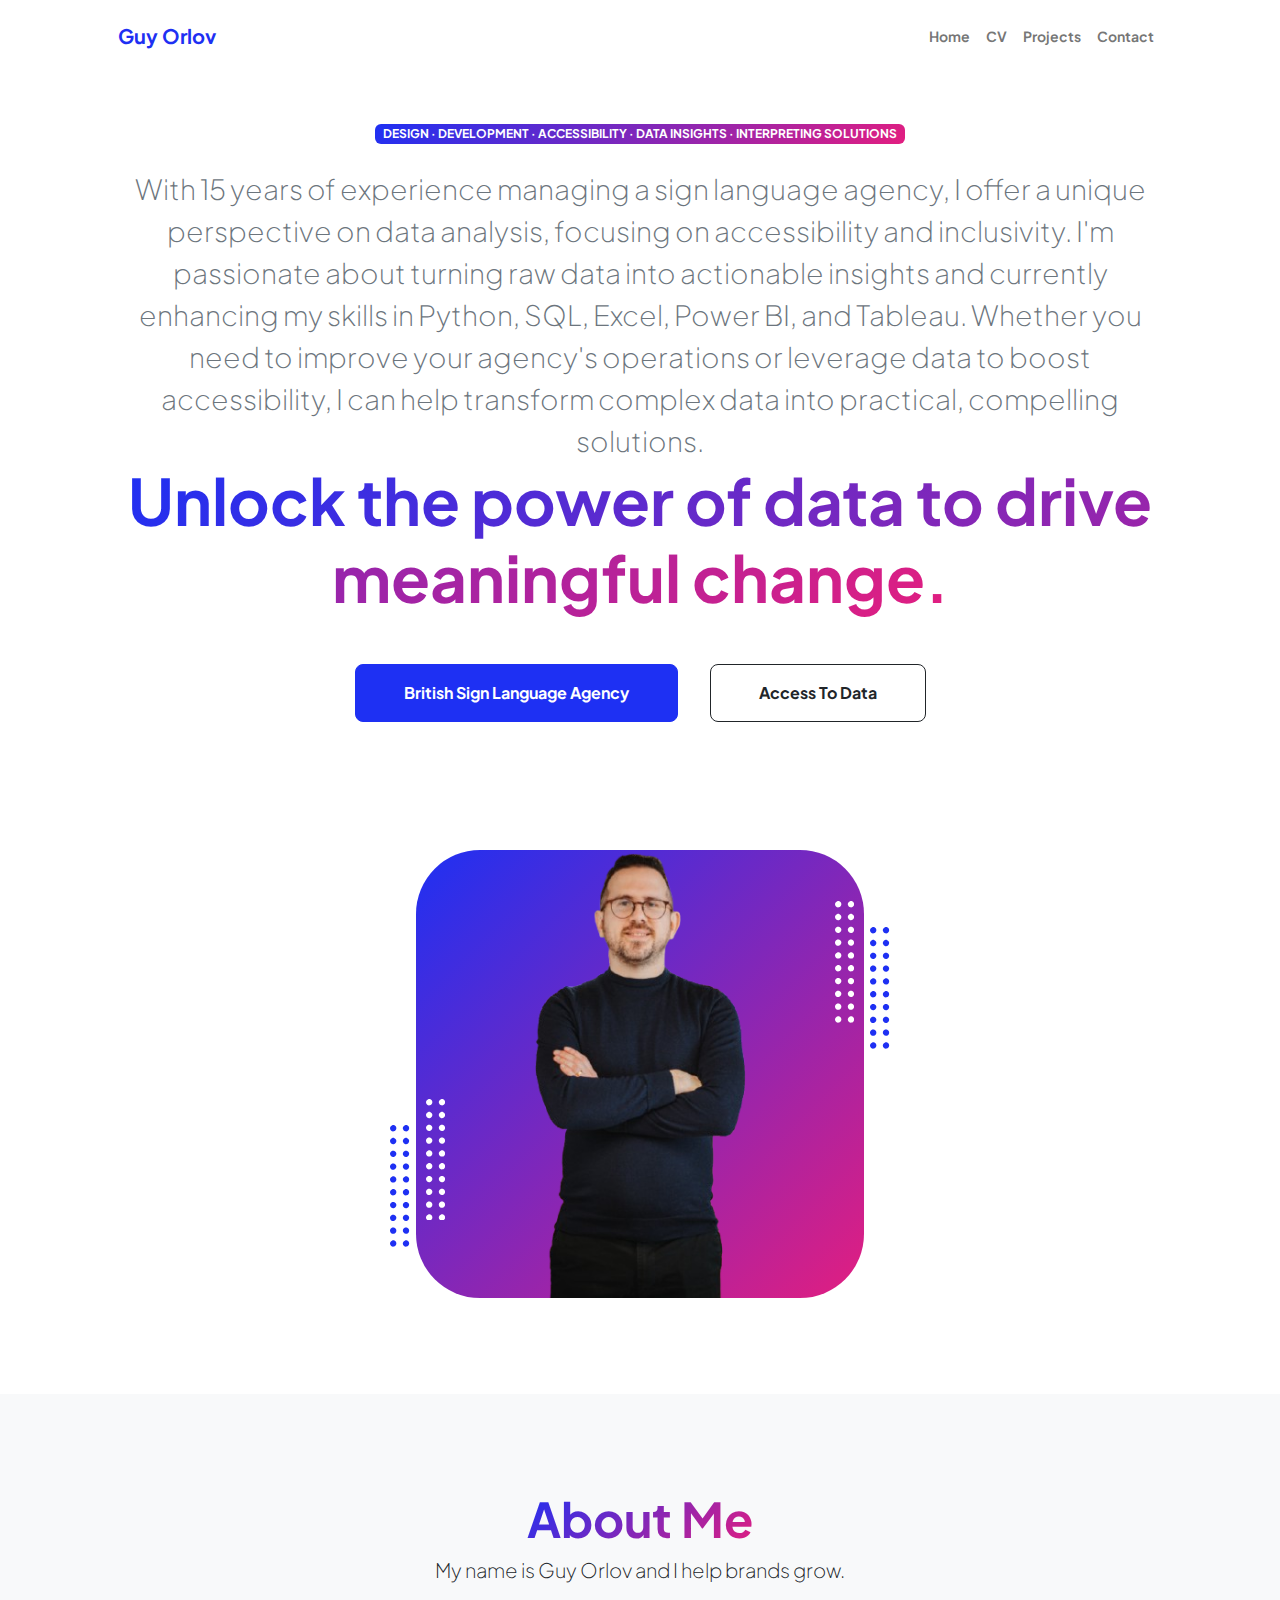
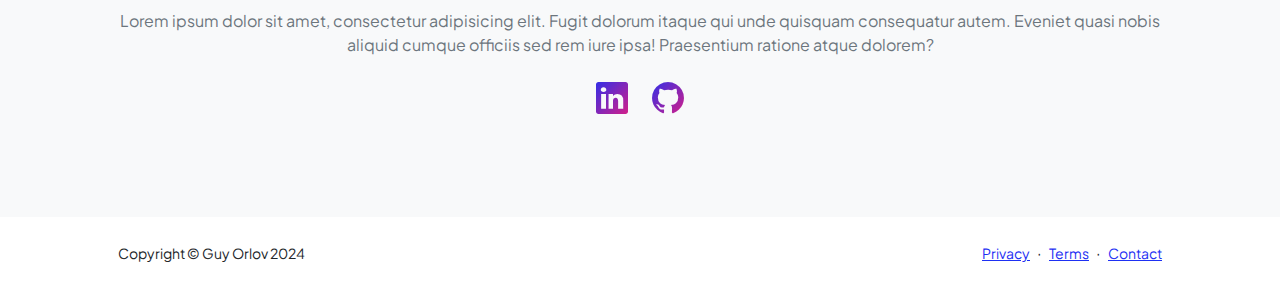
<file: index.html>
<!DOCTYPE html>
<html lang="en">
    <head>
        <meta charset="utf-8" />
        <meta name="viewport" content="width=device-width, initial-scale=1, shrink-to-fit=no" />
        <meta name="description" content="Guy Orlov" />
        <meta name="author" content="Guy Orlov" />
        <title>Guy Orlov</title>
        <!-- Favicon-->
        <link rel="icon" type="image/x-icon" href="assets/favicon.ico" />
        <!-- Custom Google font-->
        <link rel="preconnect" href="https://fonts.googleapis.com" />
        <link rel="preconnect" href="https://fonts.gstatic.com" crossorigin />
        <link href="https://fonts.googleapis.com/css2?family=Plus+Jakarta+Sans:wght@100;200;300;400;500;600;700;800;900&amp;display=swap" rel="stylesheet" />
        <!-- Bootstrap icons-->
        <link href="https://cdn.jsdelivr.net/npm/bootstrap-icons@1.8.1/font/bootstrap-icons.css" rel="stylesheet" />
        <!-- Core theme CSS (includes Bootstrap)-->
        <link href="css/styles.css" rel="stylesheet" />
    </head>
    <body class="d-flex flex-column h-100">
        <main class="flex-shrink-0">
            <!-- Navigation-->
            <nav class="navbar navbar-expand-lg navbar-light bg-white py-3">
                <div class="container px-5">
                    <a class="navbar-brand" href="index.html"><span class="fw-bolder text-primary">Guy Orlov</span></a>
                    <button class="navbar-toggler" type="button" data-bs-toggle="collapse" data-bs-target="#navbarSupportedContent" aria-controls="navbarSupportedContent" aria-expanded="false" aria-label="Toggle navigation"><span class="navbar-toggler-icon"></span></button>
                    <div class="collapse navbar-collapse" id="navbarSupportedContent">
                        <ul class="navbar-nav ms-auto mb-2 mb-lg-0 small fw-bolder">
                            <li class="nav-item"><a class="nav-link" href="index.html">Home</a></li>
                            <li class="nav-item"><a class="nav-link" href="resume.html">CV</a></li>
                            <li class="nav-item"><a class="nav-link" href="projects.html">Projects</a></li>
                            <li class="nav-item"><a class="nav-link" href="contact.html">Contact</a></li>
                        </ul>
                    </div>
                </div>
            </nav>
            <!-- Header-->
            <header class="py-5">
                <div class="container px-5 pb-5">
                    <div class="row gx-5 align-items-center">
                        <div class="col-xxl-5">
                            <!-- Header text content-->
                            <div class="text-center text-xxl-start">
                                                        <div class="badge bg-gradient-primary-to-secondary text-white mb-4">
                          <div class="text-uppercase">Design &middot; Development &middot; Accessibility &middot; Data Insights &middot; Interpreting Solutions</div>
                        </div>

                                <div class="fs-3 fw-light text-muted">With 15 years of experience managing a sign language agency, I offer a unique perspective on data analysis, focusing on accessibility and inclusivity. I'm passionate about turning raw data into actionable insights and currently enhancing my skills in Python, SQL, Excel, Power BI, and Tableau. Whether you need to improve your agency's operations or leverage data to boost accessibility, I can help transform complex data into practical, compelling solutions.</div>
                                <h1 class="display-3 fw-bolder mb-5"><span class="text-gradient d-inline">Unlock the power of data to drive meaningful change.</span></h1>
                                <div class="d-grid gap-3 d-sm-flex justify-content-sm-center justify-content-xxl-start mb-3">
                                    <a class="btn btn-primary btn-lg px-5 py-3 me-sm-3 fs-6 fw-bolder" href="resume.html">British Sign Language Agency</a>
                                    <a class="btn btn-outline-dark btn-lg px-5 py-3 fs-6 fw-bolder" href="projects.html">Access To Data</a>
                                </div>
                            </div>
                        </div>
                        <div class="col-xxl-7">
                            <!-- Header profile picture-->
                            <div class="d-flex justify-content-center mt-5 mt-xxl-0">
                                <div class="profile bg-gradient-primary-to-secondary">
                                    <!-- TIP: For best results, use a photo with a transparent background like the demo example below-->
                                    <!-- Watch a tutorial on how to do this on YouTube (link)-->
                                    <img class="profile-img" src="assets/profile2.png" alt="..." />
                                    <div class="dots-1">
                                        <!-- SVG Dots-->
                                        <svg version="1.1" xmlns="http://www.w3.org/2000/svg" xmlns:xlink="http://www.w3.org/1999/xlink" x="0px" y="0px" viewBox="0 0 191.6 1215.4" style="enable-background: new 0 0 191.6 1215.4" xml:space="preserve">
                                            <g transform="translate(0.000000,1280.000000) scale(0.100000,-0.100000)">
                                                <path d="M227.7,12788.6c-105-35-200-141-222-248c-43-206,163-412,369-369c155,32,275,190,260,339c-11,105-90,213-190,262        C383.7,12801.6,289.7,12808.6,227.7,12788.6z"></path>
                                                <path d="M1507.7,12788.6c-151-50-253-216-222-362c25-119,136-230,254-255c194-41,395,142,375,339c-11,105-90,213-190,262        C1663.7,12801.6,1569.7,12808.6,1507.7,12788.6z"></path>
                                                <path d="M227.7,11508.6c-105-35-200-141-222-248c-43-206,163-412,369-369c155,32,275,190,260,339c-11,105-90,213-190,262        C383.7,11521.6,289.7,11528.6,227.7,11508.6z"></path>
                                                <path d="M1507.7,11508.6c-151-50-253-216-222-362c25-119,136-230,254-255c194-41,395,142,375,339c-11,105-90,213-190,262        C1663.7,11521.6,1569.7,11528.6,1507.7,11508.6z"></path>
                                                <path d="M227.7,10228.6c-105-35-200-141-222-248c-43-206,163-412,369-369c155,32,275,190,260,339c-11,105-90,213-190,262        C383.7,10241.6,289.7,10248.6,227.7,10228.6z"></path>
                                                <path d="M1507.7,10228.6c-105-35-200-141-222-248c-43-206,163-412,369-369c155,32,275,190,260,339c-11,105-90,213-190,262        C1663.7,10241.6,1569.7,10248.6,1507.7,10228.6z"></path>
                                                <path d="M227.7,8948.6c-105-35-200-141-222-248c-43-206,163-412,369-369c155,32,275,190,260,339c-11,105-90,213-190,262        C383.7,8961.6,289.7,8968.6,227.7,8948.6z"></path>
                                                <path d="M1507.7,8948.6c-105-35-200-141-222-248c-43-206,163-412,369-369c155,32,275,190,260,339c-11,105-90,213-190,262        C1663.7,8961.6,1569.7,8968.6,1507.7,8948.6z"></path>
                                                <path d="M227.7,7668.6c-105-35-200-141-222-248c-43-206,163-412,369-369c155,32,275,190,260,339c-11,105-90,213-190,262        C383.7,7681.6,289.7,7688.6,227.7,7668.6z"></path>
                                                <path d="M1507.7,7668.6c-105-35-200-141-222-248c-43-206,163-412,369-369c155,32,275,190,260,339c-11,105-90,213-190,262        C1663.7,7681.6,1569.7,7688.6,1507.7,7668.6z"></path>
                                                <path d="M227.7,6388.6c-105-35-200-141-222-248c-43-206,163-412,369-369c155,32,275,190,260,339c-11,105-90,213-190,262        C383.7,6401.6,289.7,6408.6,227.7,6388.6z"></path>
                                                <path d="M1507.7,6388.6c-105-35-200-141-222-248c-43-206,163-412,369-369c155,32,275,190,260,339c-11,105-90,213-190,262        C1663.7,6401.6,1569.7,6408.6,1507.7,6388.6z"></path>
                                                <path d="M227.7,5108.6c-105-35-200-141-222-248c-43-206,163-412,369-369c155,32,275,190,260,339c-11,105-90,213-190,262        C383.7,5121.6,289.7,5128.6,227.7,5108.6z"></path>
                                                <path d="M1507.7,5108.6c-105-35-200-141-222-248c-43-206,163-412,369-369c155,32,275,190,260,339c-11,105-90,213-190,262        C1663.7,5121.6,1569.7,5128.6,1507.7,5108.6z"></path>
                                                <path d="M227.7,3828.6c-105-35-200-141-222-248c-43-206,163-412,369-369c155,32,275,190,260,339c-11,105-90,213-190,262        C383.7,3841.6,289.7,3848.6,227.7,3828.6z"></path>
                                                <path d="M1507.7,3828.6c-105-35-200-141-222-248c-43-206,163-412,369-369c155,32,275,190,260,339c-11,105-90,213-190,262        C1663.7,3841.6,1569.7,3848.6,1507.7,3828.6z"></path>
                                                <path d="M227.7,2548.6c-105-35-200-141-222-248c-43-206,163-412,369-369c155,32,275,190,260,339c-11,105-90,213-190,262        C383.7,2561.6,289.7,2568.6,227.7,2548.6z"></path>
                                                <path d="M1507.7,2548.6c-105-35-200-141-222-248c-43-206,163-412,369-369c155,32,275,190,260,339c-11,105-90,213-190,262        C1663.7,2561.6,1569.7,2568.6,1507.7,2548.6z"></path>
                                                <path d="M227.7,1268.6c-105-35-200-141-222-248c-43-206,163-412,369-369c155,32,275,190,260,339c-11,105-90,213-190,262        C383.7,1281.6,289.7,1288.6,227.7,1268.6z"></path>
                                                <path d="M1507.7,1268.6c-105-35-200-141-222-248c-43-206,163-412,369-369c155,32,275,190,260,339c-11,105-90,213-190,262        C1663.7,1281.6,1569.7,1288.6,1507.7,1268.6z"></path>
                                            </g>
                                        </svg>
                                        <!-- END of SVG dots-->
                                    </div>
                                    <div class="dots-2">
                                        <!-- SVG Dots-->
                                        <svg version="1.1" xmlns="http://www.w3.org/2000/svg" xmlns:xlink="http://www.w3.org/1999/xlink" x="0px" y="0px" viewBox="0 0 191.6 1215.4" style="enable-background: new 0 0 191.6 1215.4" xml:space="preserve">
                                            <g transform="translate(0.000000,1280.000000) scale(0.100000,-0.100000)">
                                                <path d="M227.7,12788.6c-105-35-200-141-222-248c-43-206,163-412,369-369c155,32,275,190,260,339c-11,105-90,213-190,262        C383.7,12801.6,289.7,12808.6,227.7,12788.6z"></path>
                                                <path d="M1507.7,12788.6c-151-50-253-216-222-362c25-119,136-230,254-255c194-41,395,142,375,339c-11,105-90,213-190,262        C1663.7,12801.6,1569.7,12808.6,1507.7,12788.6z"></path>
                                                <path d="M227.7,11508.6c-105-35-200-141-222-248c-43-206,163-412,369-369c155,32,275,190,260,339c-11,105-90,213-190,262        C383.7,11521.6,289.7,11528.6,227.7,11508.6z"></path>
                                                <path d="M1507.7,11508.6c-151-50-253-216-222-362c25-119,136-230,254-255c194-41,395,142,375,339c-11,105-90,213-190,262        C1663.7,11521.6,1569.7,11528.6,1507.7,11508.6z"></path>
                                                <path d="M227.7,10228.6c-105-35-200-141-222-248c-43-206,163-412,369-369c155,32,275,190,260,339c-11,105-90,213-190,262        C383.7,10241.6,289.7,10248.6,227.7,10228.6z"></path>
                                                <path d="M1507.7,10228.6c-105-35-200-141-222-248c-43-206,163-412,369-369c155,32,275,190,260,339c-11,105-90,213-190,262        C1663.7,10241.6,1569.7,10248.6,1507.7,10228.6z"></path>
                                                <path d="M227.7,8948.6c-105-35-200-141-222-248c-43-206,163-412,369-369c155,32,275,190,260,339c-11,105-90,213-190,262        C383.7,8961.6,289.7,8968.6,227.7,8948.6z"></path>
                                                <path d="M1507.7,8948.6c-105-35-200-141-222-248c-43-206,163-412,369-369c155,32,275,190,260,339c-11,105-90,213-190,262        C1663.7,8961.6,1569.7,8968.6,1507.7,8948.6z"></path>
                                                <path d="M227.7,7668.6c-105-35-200-141-222-248c-43-206,163-412,369-369c155,32,275,190,260,339c-11,105-90,213-190,262        C383.7,7681.6,289.7,7688.6,227.7,7668.6z"></path>
                                                <path d="M1507.7,7668.6c-105-35-200-141-222-248c-43-206,163-412,369-369c155,32,275,190,260,339c-11,105-90,213-190,262        C1663.7,7681.6,1569.7,7688.6,1507.7,7668.6z"></path>
                                                <path d="M227.7,6388.6c-105-35-200-141-222-248c-43-206,163-412,369-369c155,32,275,190,260,339c-11,105-90,213-190,262        C383.7,6401.6,289.7,6408.6,227.7,6388.6z"></path>
                                                <path d="M1507.7,6388.6c-105-35-200-141-222-248c-43-206,163-412,369-369c155,32,275,190,260,339c-11,105-90,213-190,262        C1663.7,6401.6,1569.7,6408.6,1507.7,6388.6z"></path>
                                                <path d="M227.7,5108.6c-105-35-200-141-222-248c-43-206,163-412,369-369c155,32,275,190,260,339c-11,105-90,213-190,262        C383.7,5121.6,289.7,5128.6,227.7,5108.6z"></path>
                                                <path d="M1507.7,5108.6c-105-35-200-141-222-248c-43-206,163-412,369-369c155,32,275,190,260,339c-11,105-90,213-190,262        C1663.7,5121.6,1569.7,5128.6,1507.7,5108.6z"></path>
                                                <path d="M227.7,3828.6c-105-35-200-141-222-248c-43-206,163-412,369-369c155,32,275,190,260,339c-11,105-90,213-190,262        C383.7,3841.6,289.7,3848.6,227.7,3828.6z"></path>
                                                <path d="M1507.7,3828.6c-105-35-200-141-222-248c-43-206,163-412,369-369c155,32,275,190,260,339c-11,105-90,213-190,262        C1663.7,3841.6,1569.7,3848.6,1507.7,3828.6z"></path>
                                                <path d="M227.7,2548.6c-105-35-200-141-222-248c-43-206,163-412,369-369c155,32,275,190,260,339c-11,105-90,213-190,262        C383.7,2561.6,289.7,2568.6,227.7,2548.6z"></path>
                                                <path d="M1507.7,2548.6c-105-35-200-141-222-248c-43-206,163-412,369-369c155,32,275,190,260,339c-11,105-90,213-190,262        C1663.7,2561.6,1569.7,2568.6,1507.7,2548.6z"></path>
                                                <path d="M227.7,1268.6c-105-35-200-141-222-248c-43-206,163-412,369-369c155,32,275,190,260,339c-11,105-90,213-190,262        C383.7,1281.6,289.7,1288.6,227.7,1268.6z"></path>
                                                <path d="M1507.7,1268.6c-105-35-200-141-222-248c-43-206,163-412,369-369c155,32,275,190,260,339c-11,105-90,213-190,262        C1663.7,1281.6,1569.7,1288.6,1507.7,1268.6z"></path>
                                            </g>
                                        </svg>
                                        <!-- END of SVG dots-->
                                    </div>
                                    <div class="dots-3">
                                        <!-- SVG Dots-->
                                        <svg version="1.1" xmlns="http://www.w3.org/2000/svg" xmlns:xlink="http://www.w3.org/1999/xlink" x="0px" y="0px" viewBox="0 0 191.6 1215.4" style="enable-background: new 0 0 191.6 1215.4" xml:space="preserve">
                                            <g transform="translate(0.000000,1280.000000) scale(0.100000,-0.100000)">
                                                <path d="M227.7,12788.6c-105-35-200-141-222-248c-43-206,163-412,369-369c155,32,275,190,260,339c-11,105-90,213-190,262        C383.7,12801.6,289.7,12808.6,227.7,12788.6z"></path>
                                                <path d="M1507.7,12788.6c-151-50-253-216-222-362c25-119,136-230,254-255c194-41,395,142,375,339c-11,105-90,213-190,262        C1663.7,12801.6,1569.7,12808.6,1507.7,12788.6z"></path>
                                                <path d="M227.7,11508.6c-105-35-200-141-222-248c-43-206,163-412,369-369c155,32,275,190,260,339c-11,105-90,213-190,262        C383.7,11521.6,289.7,11528.6,227.7,11508.6z"></path>
                                                <path d="M1507.7,11508.6c-151-50-253-216-222-362c25-119,136-230,254-255c194-41,395,142,375,339c-11,105-90,213-190,262        C1663.7,11521.6,1569.7,11528.6,1507.7,11508.6z"></path>
                                                <path d="M227.7,10228.6c-105-35-200-141-222-248c-43-206,163-412,369-369c155,32,275,190,260,339c-11,105-90,213-190,262        C383.7,10241.6,289.7,10248.6,227.7,10228.6z"></path>
                                                <path d="M1507.7,10228.6c-105-35-200-141-222-248c-43-206,163-412,369-369c155,32,275,190,260,339c-11,105-90,213-190,262        C1663.7,10241.6,1569.7,10248.6,1507.7,10228.6z"></path>
                                                <path d="M227.7,8948.6c-105-35-200-141-222-248c-43-206,163-412,369-369c155,32,275,190,260,339c-11,105-90,213-190,262        C383.7,8961.6,289.7,8968.6,227.7,8948.6z"></path>
                                                <path d="M1507.7,8948.6c-105-35-200-141-222-248c-43-206,163-412,369-369c155,32,275,190,260,339c-11,105-90,213-190,262        C1663.7,8961.6,1569.7,8968.6,1507.7,8948.6z"></path>
                                                <path d="M227.7,7668.6c-105-35-200-141-222-248c-43-206,163-412,369-369c155,32,275,190,260,339c-11,105-90,213-190,262        C383.7,7681.6,289.7,7688.6,227.7,7668.6z"></path>
                                                <path d="M1507.7,7668.6c-105-35-200-141-222-248c-43-206,163-412,369-369c155,32,275,190,260,339c-11,105-90,213-190,262        C1663.7,7681.6,1569.7,7688.6,1507.7,7668.6z"></path>
                                                <path d="M227.7,6388.6c-105-35-200-141-222-248c-43-206,163-412,369-369c155,32,275,190,260,339c-11,105-90,213-190,262        C383.7,6401.6,289.7,6408.6,227.7,6388.6z"></path>
                                                <path d="M1507.7,6388.6c-105-35-200-141-222-248c-43-206,163-412,369-369c155,32,275,190,260,339c-11,105-90,213-190,262        C1663.7,6401.6,1569.7,6408.6,1507.7,6388.6z"></path>
                                                <path d="M227.7,5108.6c-105-35-200-141-222-248c-43-206,163-412,369-369c155,32,275,190,260,339c-11,105-90,213-190,262        C383.7,5121.6,289.7,5128.6,227.7,5108.6z"></path>
                                                <path d="M1507.7,5108.6c-105-35-200-141-222-248c-43-206,163-412,369-369c155,32,275,190,260,339c-11,105-90,213-190,262        C1663.7,5121.6,1569.7,5128.6,1507.7,5108.6z"></path>
                                                <path d="M227.7,3828.6c-105-35-200-141-222-248c-43-206,163-412,369-369c155,32,275,190,260,339c-11,105-90,213-190,262        C383.7,3841.6,289.7,3848.6,227.7,3828.6z"></path>
                                                <path d="M1507.7,3828.6c-105-35-200-141-222-248c-43-206,163-412,369-369c155,32,275,190,260,339c-11,105-90,213-190,262        C1663.7,3841.6,1569.7,3848.6,1507.7,3828.6z"></path>
                                                <path d="M227.7,2548.6c-105-35-200-141-222-248c-43-206,163-412,369-369c155,32,275,190,260,339c-11,105-90,213-190,262        C383.7,2561.6,289.7,2568.6,227.7,2548.6z"></path>
                                                <path d="M1507.7,2548.6c-105-35-200-141-222-248c-43-206,163-412,369-369c155,32,275,190,260,339c-11,105-90,213-190,262        C1663.7,2561.6,1569.7,2568.6,1507.7,2548.6z"></path>
                                                <path d="M227.7,1268.6c-105-35-200-141-222-248c-43-206,163-412,369-369c155,32,275,190,260,339c-11,105-90,213-190,262        C383.7,1281.6,289.7,1288.6,227.7,1268.6z"></path>
                                                <path d="M1507.7,1268.6c-105-35-200-141-222-248c-43-206,163-412,369-369c155,32,275,190,260,339c-11,105-90,213-190,262        C1663.7,1281.6,1569.7,1288.6,1507.7,1268.6z"></path>
                                            </g>
                                        </svg>
                                        <!-- END of SVG dots-->
                                    </div>
                                    <div class="dots-4">
                                        <!-- SVG Dots-->
                                        <svg version="1.1" xmlns="http://www.w3.org/2000/svg" xmlns:xlink="http://www.w3.org/1999/xlink" x="0px" y="0px" viewBox="0 0 191.6 1215.4" style="enable-background: new 0 0 191.6 1215.4" xml:space="preserve">
                                            <g transform="translate(0.000000,1280.000000) scale(0.100000,-0.100000)">
                                                <path d="M227.7,12788.6c-105-35-200-141-222-248c-43-206,163-412,369-369c155,32,275,190,260,339c-11,105-90,213-190,262        C383.7,12801.6,289.7,12808.6,227.7,12788.6z"></path>
                                                <path d="M1507.7,12788.6c-151-50-253-216-222-362c25-119,136-230,254-255c194-41,395,142,375,339c-11,105-90,213-190,262        C1663.7,12801.6,1569.7,12808.6,1507.7,12788.6z"></path>
                                                <path d="M227.7,11508.6c-105-35-200-141-222-248c-43-206,163-412,369-369c155,32,275,190,260,339c-11,105-90,213-190,262        C383.7,11521.6,289.7,11528.6,227.7,11508.6z"></path>
                                                <path d="M1507.7,11508.6c-151-50-253-216-222-362c25-119,136-230,254-255c194-41,395,142,375,339c-11,105-90,213-190,262        C1663.7,11521.6,1569.7,11528.6,1507.7,11508.6z"></path>
                                                <path d="M227.7,10228.6c-105-35-200-141-222-248c-43-206,163-412,369-369c155,32,275,190,260,339c-11,105-90,213-190,262        C383.7,10241.6,289.7,10248.6,227.7,10228.6z"></path>
                                                <path d="M1507.7,10228.6c-105-35-200-141-222-248c-43-206,163-412,369-369c155,32,275,190,260,339c-11,105-90,213-190,262        C1663.7,10241.6,1569.7,10248.6,1507.7,10228.6z"></path>
                                                <path d="M227.7,8948.6c-105-35-200-141-222-248c-43-206,163-412,369-369c155,32,275,190,260,339c-11,105-90,213-190,262        C383.7,8961.6,289.7,8968.6,227.7,8948.6z"></path>
                                                <path d="M1507.7,8948.6c-105-35-200-141-222-248c-43-206,163-412,369-369c155,32,275,190,260,339c-11,105-90,213-190,262        C1663.7,8961.6,1569.7,8968.6,1507.7,8948.6z"></path>
                                                <path d="M227.7,7668.6c-105-35-200-141-222-248c-43-206,163-412,369-369c155,32,275,190,260,339c-11,105-90,213-190,262        C383.7,7681.6,289.7,7688.6,227.7,7668.6z"></path>
                                                <path d="M1507.7,7668.6c-105-35-200-141-222-248c-43-206,163-412,369-369c155,32,275,190,260,339c-11,105-90,213-190,262        C1663.7,7681.6,1569.7,7688.6,1507.7,7668.6z"></path>
                                                <path d="M227.7,6388.6c-105-35-200-141-222-248c-43-206,163-412,369-369c155,32,275,190,260,339c-11,105-90,213-190,262        C383.7,6401.6,289.7,6408.6,227.7,6388.6z"></path>
                                                <path d="M1507.7,6388.6c-105-35-200-141-222-248c-43-206,163-412,369-369c155,32,275,190,260,339c-11,105-90,213-190,262        C1663.7,6401.6,1569.7,6408.6,1507.7,6388.6z"></path>
                                                <path d="M227.7,5108.6c-105-35-200-141-222-248c-43-206,163-412,369-369c155,32,275,190,260,339c-11,105-90,213-190,262        C383.7,5121.6,289.7,5128.6,227.7,5108.6z"></path>
                                                <path d="M1507.7,5108.6c-105-35-200-141-222-248c-43-206,163-412,369-369c155,32,275,190,260,339c-11,105-90,213-190,262        C1663.7,5121.6,1569.7,5128.6,1507.7,5108.6z"></path>
                                                <path d="M227.7,3828.6c-105-35-200-141-222-248c-43-206,163-412,369-369c155,32,275,190,260,339c-11,105-90,213-190,262        C383.7,3841.6,289.7,3848.6,227.7,3828.6z"></path>
                                                <path d="M1507.7,3828.6c-105-35-200-141-222-248c-43-206,163-412,369-369c155,32,275,190,260,339c-11,105-90,213-190,262        C1663.7,3841.6,1569.7,3848.6,1507.7,3828.6z"></path>
                                                <path d="M227.7,2548.6c-105-35-200-141-222-248c-43-206,163-412,369-369c155,32,275,190,260,339c-11,105-90,213-190,262        C383.7,2561.6,289.7,2568.6,227.7,2548.6z"></path>
                                                <path d="M1507.7,2548.6c-105-35-200-141-222-248c-43-206,163-412,369-369c155,32,275,190,260,339c-11,105-90,213-190,262        C1663.7,2561.6,1569.7,2568.6,1507.7,2548.6z"></path>
                                                <path d="M227.7,1268.6c-105-35-200-141-222-248c-43-206,163-412,369-369c155,32,275,190,260,339c-11,105-90,213-190,262        C383.7,1281.6,289.7,1288.6,227.7,1268.6z"></path>
                                                <path d="M1507.7,1268.6c-105-35-200-141-222-248c-43-206,163-412,369-369c155,32,275,190,260,339c-11,105-90,213-190,262        C1663.7,1281.6,1569.7,1288.6,1507.7,1268.6z"></path>
                                            </g>
                                        </svg>
                                        <!-- END of SVG dots-->
                                    </div>
                                </div>
                            </div>
                        </div>
                    </div>
                </div>
            </header>
            <!-- About Section-->
            <section class="bg-light py-5">
                <div class="container px-5">
                    <div class="row gx-5 justify-content-center">
                        <div class="col-xxl-8">
                            <div class="text-center my-5">
                                <h2 class="display-5 fw-bolder"><span class="text-gradient d-inline">About Me</span></h2>
                                <p class="lead fw-light mb-4">My name is Guy Orlov and I help brands grow.</p>
                                <p class="text-muted">Lorem ipsum dolor sit amet, consectetur adipisicing elit. Fugit dolorum itaque qui unde quisquam consequatur autem. Eveniet quasi nobis aliquid cumque officiis sed rem iure ipsa! Praesentium ratione atque dolorem?</p>
                                <div class="d-flex justify-content-center fs-2 gap-4">
                                    <a class="text-gradient" href="#!"><i class="bi bi-linkedin"></i></a>
                                    <a class="text-gradient" href="#!"><i class="bi bi-github"></i></a>
                                </div>
                            </div>
                        </div>
                    </div>
                </div>
            </section>
        </main>
        <!-- Footer-->
        <footer class="bg-white py-4 mt-auto">
            <div class="container px-5">
                <div class="row align-items-center justify-content-between flex-column flex-sm-row">
                    <div class="col-auto"><div class="small m-0">Copyright &copy; Guy Orlov 2024</div></div>
                    <div class="col-auto">
                        <a class="small" href="#!">Privacy</a>
                        <span class="mx-1">&middot;</span>
                        <a class="small" href="#!">Terms</a>
                        <span class="mx-1">&middot;</span>
                        <a class="small" href="#!">Contact</a>
                    </div>
                </div>
            </div>
        </footer>
        <!-- Bootstrap core JS-->
        <script src="https://cdn.jsdelivr.net/npm/bootstrap@5.2.3/dist/js/bootstrap.bundle.min.js"></script>
        <!-- Core theme JS-->
        <script src="js/scripts.js"></script>
    </body>
</html>
</file>
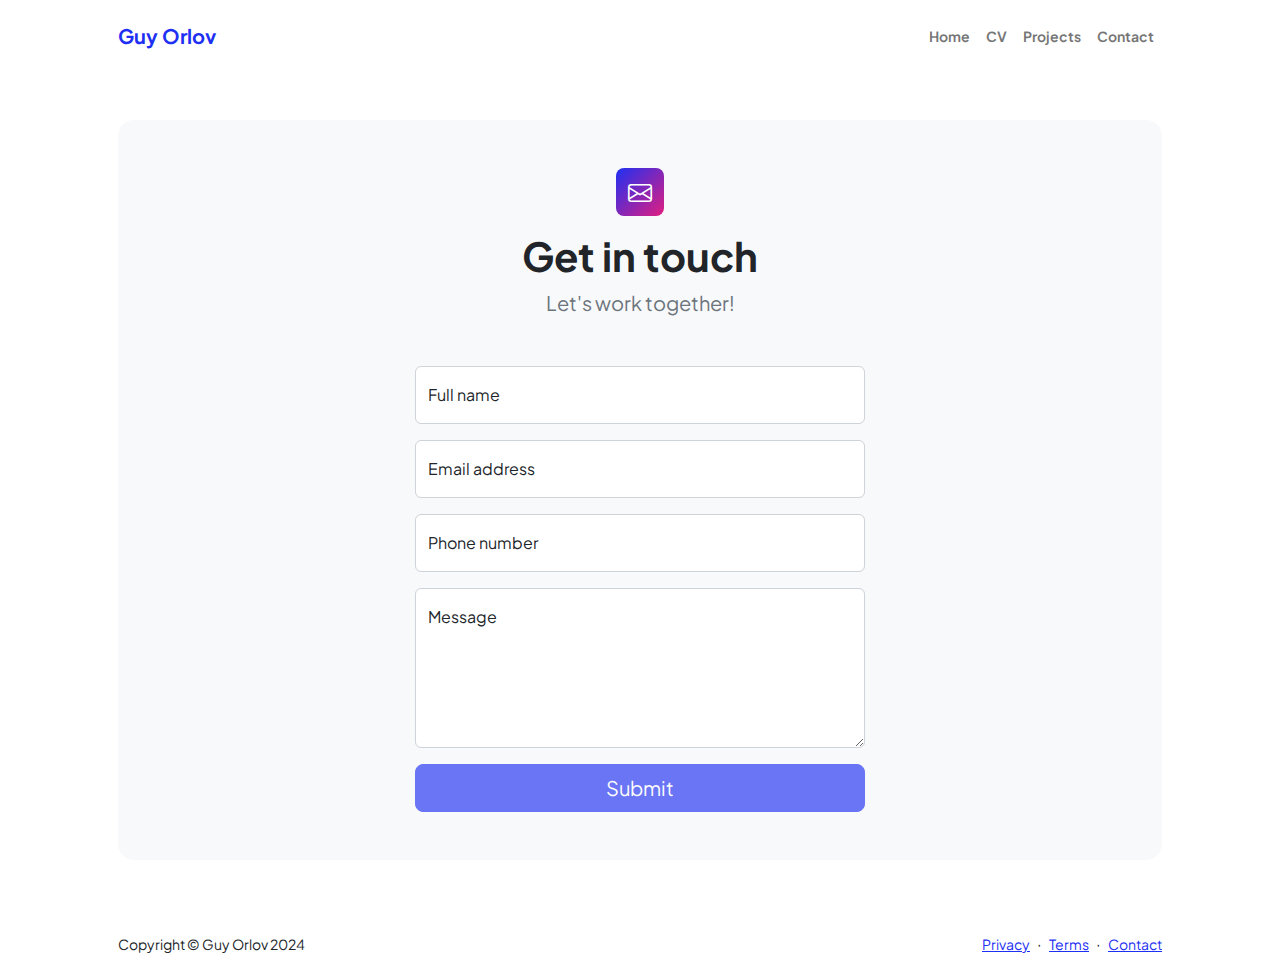
<file: contact.html>
<!DOCTYPE html>
<html lang="en">
    <head>
        <meta charset="utf-8" />
        <meta name="viewport" content="width=device-width, initial-scale=1, shrink-to-fit=no" />
        <meta name="description" content />
        <meta name="author" content />
        <title>Guy Orlov</title>
        <!-- Favicon-->
        <link rel="icon" type="image/x-icon" href="assets/favicon.ico" />
        <!-- Custom Google font-->
        <link rel="preconnect" href="https://fonts.googleapis.com" />
        <link rel="preconnect" href="https://fonts.gstatic.com" crossorigin />
        <link href="https://fonts.googleapis.com/css2?family=Plus+Jakarta+Sans:wght@100;200;300;400;500;600;700;800;900&amp;display=swap" rel="stylesheet" />
        <!-- Bootstrap icons-->
        <link href="https://cdn.jsdelivr.net/npm/bootstrap-icons@1.8.1/font/bootstrap-icons.css" rel="stylesheet" />
        <!-- Core theme CSS (includes Bootstrap)-->
        <link href="css/styles.css" rel="stylesheet" />
    </head>
    <body class="d-flex flex-column">
        <main class="flex-shrink-0">
            <!-- Navigation-->
            <nav class="navbar navbar-expand-lg navbar-light bg-white py-3">
                <div class="container px-5">
                    <a class="navbar-brand" href="index.html"><span class="fw-bolder text-primary">Guy Orlov</span></a>
                    <button class="navbar-toggler" type="button" data-bs-toggle="collapse" data-bs-target="#navbarSupportedContent" aria-controls="navbarSupportedContent" aria-expanded="false" aria-label="Toggle navigation"><span class="navbar-toggler-icon"></span></button>
                    <div class="collapse navbar-collapse" id="navbarSupportedContent">
                        <ul class="navbar-nav ms-auto mb-2 mb-lg-0 small fw-bolder">
                            <li class="nav-item"><a class="nav-link" href="index.html">Home</a></li>
                            <li class="nav-item"><a class="nav-link" href="resume.html">CV</a></li>
                            <li class="nav-item"><a class="nav-link" href="projects.html">Projects</a></li>
                            <li class="nav-item"><a class="nav-link" href="contact.html">Contact</a></li>
                        </ul>
                    </div>
                </div>
            </nav>
            <!-- Page content-->
            <section class="py-5">
                <div class="container px-5">
                    <!-- Contact form-->
                    <div class="bg-light rounded-4 py-5 px-4 px-md-5">
                        <div class="text-center mb-5">
                            <div class="feature bg-primary bg-gradient-primary-to-secondary text-white rounded-3 mb-3"><i class="bi bi-envelope"></i></div>
                            <h1 class="fw-bolder">Get in touch</h1>
                            <p class="lead fw-normal text-muted mb-0">Let's work together!</p>
                        </div>
                        <div class="row gx-5 justify-content-center">
                            <div class="col-lg-8 col-xl-6">
                                <!-- * * * * * * * * * * * * * * *-->
                                <!-- * * SB Forms Contact Form * *-->
                                <!-- * * * * * * * * * * * * * * *-->
                                <!-- This form is pre-integrated with SB Forms.-->
                                <!-- To make this form functional, sign up at-->
                                <!-- https://startbootstrap.com/solution/contact-forms-->
                                <!-- to get an API token!-->
                                <form id="contactForm" data-sb-form-api-token="API_TOKEN">
                                    <!-- Name input-->
                                    <div class="form-floating mb-3">
                                        <input class="form-control" id="name" type="text" placeholder="Enter your name..." data-sb-validations="required" />
                                        <label for="name">Full name</label>
                                        <div class="invalid-feedback" data-sb-feedback="name:required">A name is required.</div>
                                    </div>
                                    <!-- Email address input-->
                                    <div class="form-floating mb-3">
                                        <input class="form-control" id="email" type="email" placeholder="name@example.com" data-sb-validations="required,email" />
                                        <label for="email">Email address</label>
                                        <div class="invalid-feedback" data-sb-feedback="email:required">An email is required.</div>
                                        <div class="invalid-feedback" data-sb-feedback="email:email">Email is not valid.</div>
                                    </div>
                                    <!-- Phone number input-->
                                    <div class="form-floating mb-3">
                                        <input class="form-control" id="phone" type="tel" placeholder="(123) 456-7890" data-sb-validations="required" />
                                        <label for="phone">Phone number</label>
                                        <div class="invalid-feedback" data-sb-feedback="phone:required">A phone number is required.</div>
                                    </div>
                                    <!-- Message input-->
                                    <div class="form-floating mb-3">
                                        <textarea class="form-control" id="message" type="text" placeholder="Enter your message here..." style="height: 10rem" data-sb-validations="required"></textarea>
                                        <label for="message">Message</label>
                                        <div class="invalid-feedback" data-sb-feedback="message:required">A message is required.</div>
                                    </div>
                                    <!-- Submit success message-->
                                    <!---->
                                    <!-- This is what your users will see when the form-->
                                    <!-- has successfully submitted-->
                                    <div class="d-none" id="submitSuccessMessage">
                                        <div class="text-center mb-3">
                                            <div class="fw-bolder">Form submission successful!</div>
                                            To activate this form, sign up at
                                            <br />
                                            <a href="https://startbootstrap.com/solution/contact-forms">https://startbootstrap.com/solution/contact-forms</a>
                                        </div>
                                    </div>
                                    <!-- Submit error message-->
                                    <!---->
                                    <!-- This is what your users will see when there is-->
                                    <!-- an error submitting the form-->
                                    <div class="d-none" id="submitErrorMessage"><div class="text-center text-danger mb-3">Error sending message!</div></div>
                                    <!-- Submit Button-->
                                    <div class="d-grid"><button class="btn btn-primary btn-lg disabled" id="submitButton" type="submit">Submit</button></div>
                                </form>
                            </div>
                        </div>
                    </div>
                </div>
            </section>
        </main>
        <!-- Footer-->
        <footer class="bg-white py-4 mt-auto">
            <div class="container px-5">
                <div class="row align-items-center justify-content-between flex-column flex-sm-row">
                    <div class="col-auto"><div class="small m-0">Copyright &copy; Guy Orlov 2024</div></div>
                    <div class="col-auto">
                        <a class="small" href="#!">Privacy</a>
                        <span class="mx-1">&middot;</span>
                        <a class="small" href="#!">Terms</a>
                        <span class="mx-1">&middot;</span>
                        <a class="small" href="#!">Contact</a>
                    </div>
                </div>
            </div>
        </footer>
        <!-- Bootstrap core JS-->
        <script src="https://cdn.jsdelivr.net/npm/bootstrap@5.2.3/dist/js/bootstrap.bundle.min.js"></script>
        <!-- Core theme JS-->
        <script src="js/scripts.js"></script>
        <!-- * * * * * * * * * * * * * * * * * * * * * * * * * * * * * * * * * * * * * * * *-->
        <!-- * *                               SB Forms JS                               * *-->
        <!-- * * Activate your form at https://startbootstrap.com/solution/contact-forms * *-->
        <!-- * * * * * * * * * * * * * * * * * * * * * * * * * * * * * * * * * * * * * * * *-->
        <script src="https://cdn.startbootstrap.com/sb-forms-latest.js"></script>
    </body>
</html>
</file>
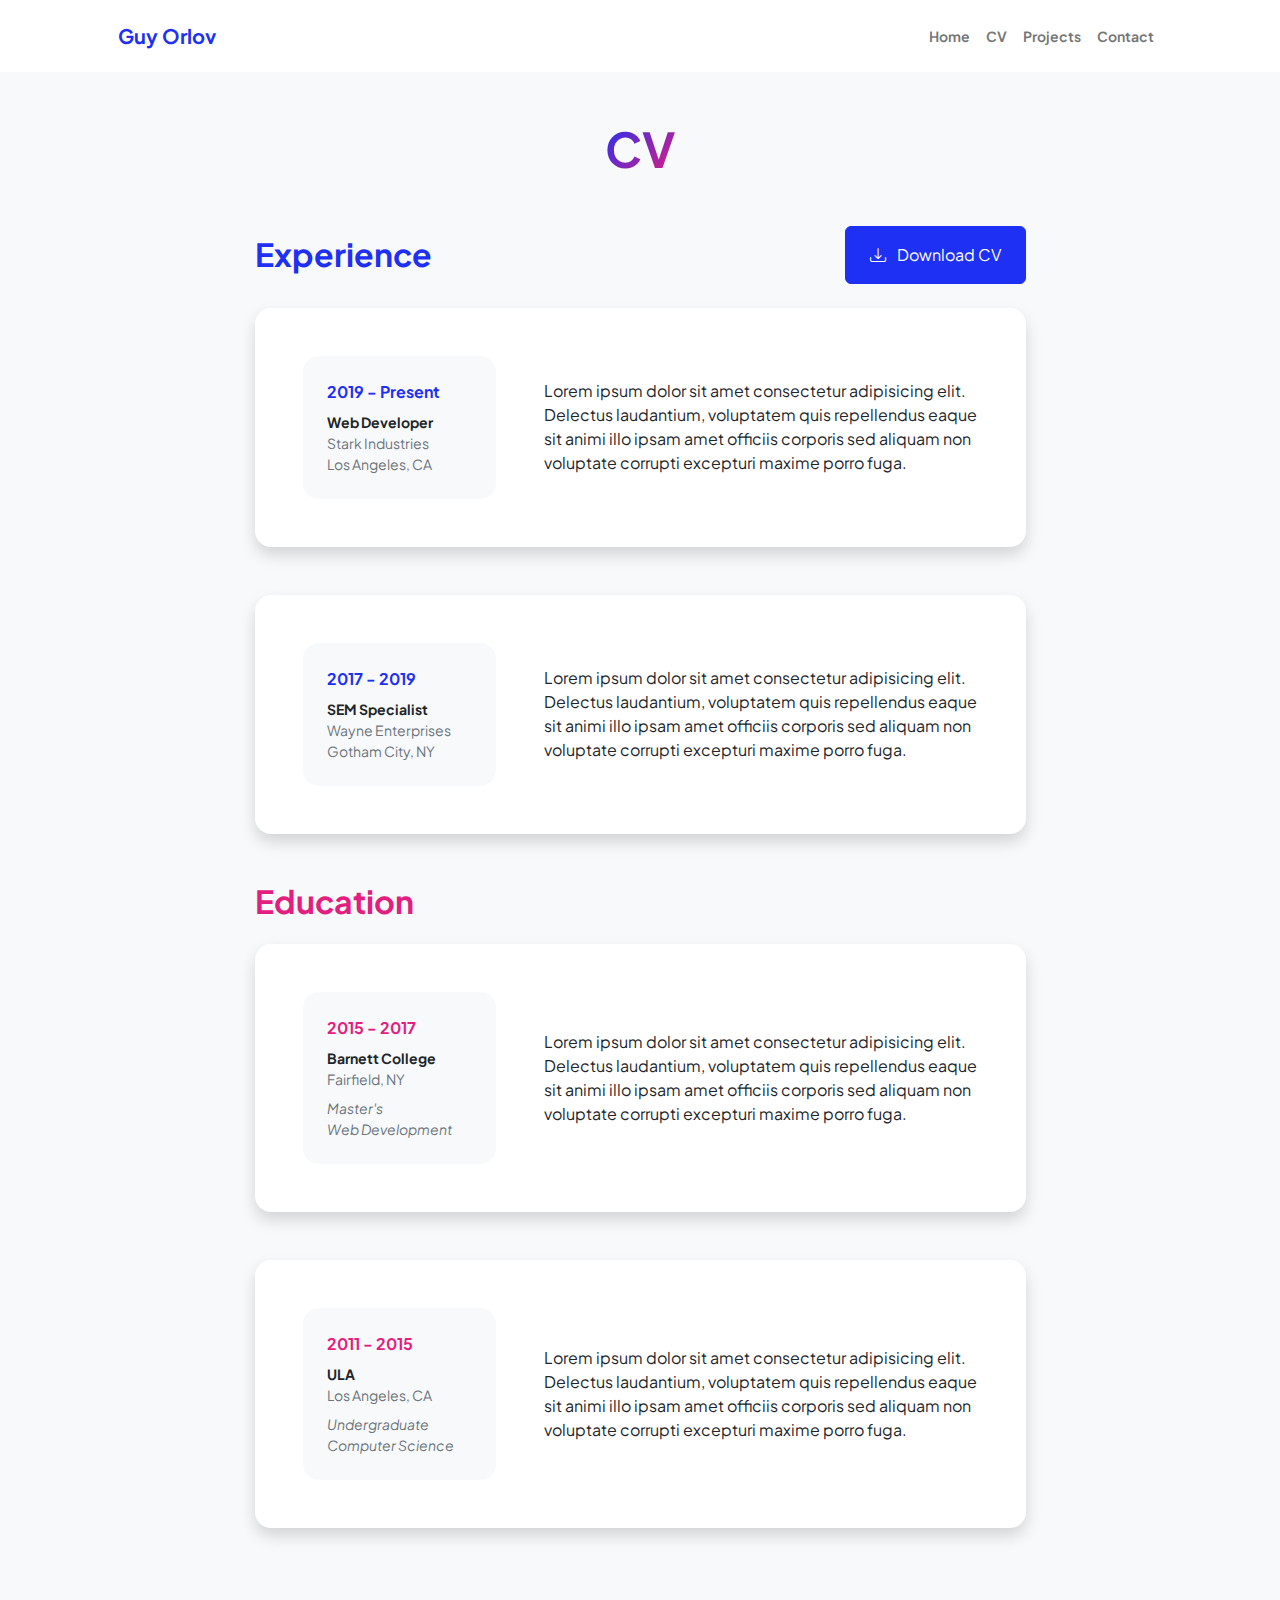
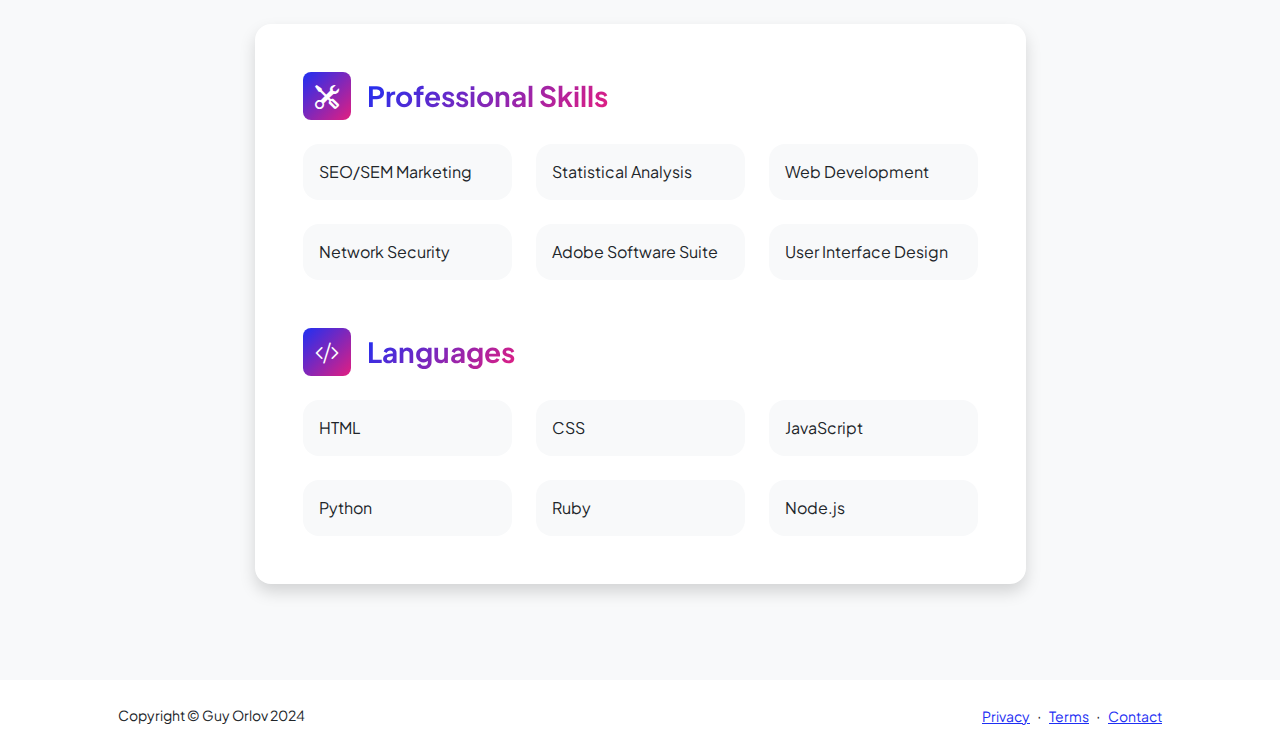
<file: resume.html>
<!DOCTYPE html>
<html lang="en">
    <head>
        <meta charset="utf-8" />
        <meta name="viewport" content="width=device-width, initial-scale=1, shrink-to-fit=no" />
        <meta name="description" content="" />
        <meta name="author" content="" />
        <title>Guy Orlov</title>
        <!-- Favicon-->
        <link rel="icon" type="image/x-icon" href="assets/favicon.ico" />
        <!-- Custom Google font-->
        <link rel="preconnect" href="https://fonts.googleapis.com" />
        <link rel="preconnect" href="https://fonts.gstatic.com" crossorigin />
        <link href="https://fonts.googleapis.com/css2?family=Plus+Jakarta+Sans:wght@100;200;300;400;500;600;700;800;900&amp;display=swap" rel="stylesheet" />
        <!-- Bootstrap icons-->
        <link href="https://cdn.jsdelivr.net/npm/bootstrap-icons@1.8.1/font/bootstrap-icons.css" rel="stylesheet" />
        <!-- Core theme CSS (includes Bootstrap)-->
        <link href="css/styles.css" rel="stylesheet" />
    </head>
    <body class="d-flex flex-column h-100 bg-light">
        <main class="flex-shrink-0">
            <!-- Navigation-->
            <nav class="navbar navbar-expand-lg navbar-light bg-white py-3">
                <div class="container px-5">
                    <a class="navbar-brand" href="index.html"><span class="fw-bolder text-primary">Guy Orlov</span></a>
                    <button class="navbar-toggler" type="button" data-bs-toggle="collapse" data-bs-target="#navbarSupportedContent" aria-controls="navbarSupportedContent" aria-expanded="false" aria-label="Toggle navigation"><span class="navbar-toggler-icon"></span></button>
                    <div class="collapse navbar-collapse" id="navbarSupportedContent">
                        <ul class="navbar-nav ms-auto mb-2 mb-lg-0 small fw-bolder">
                            <li class="nav-item"><a class="nav-link" href="index.html">Home</a></li>
                            <li class="nav-item"><a class="nav-link" href="resume.html">CV</a></li>
                            <li class="nav-item"><a class="nav-link" href="projects.html">Projects</a></li>
                            <li class="nav-item"><a class="nav-link" href="contact.html">Contact</a></li>
                        </ul>
                    </div>
                </div>
            </nav>
            <!-- Page Content-->
            <div class="container px-5 my-5">
                <div class="text-center mb-5">
                    <h1 class="display-5 fw-bolder mb-0"><span class="text-gradient d-inline">CV</span></h1>
                </div>
                <div class="row gx-5 justify-content-center">
                    <div class="col-lg-11 col-xl-9 col-xxl-8">
                        <!-- Experience Section-->
                        <section>
                            <div class="d-flex align-items-center justify-content-between mb-4">
                                <h2 class="text-primary fw-bolder mb-0">Experience</h2>
                                <!-- Download resume button-->
                                <!-- Note: Set the link href target to a PDF file within your project-->
                                <a class="btn btn-primary px-4 py-3" href="#!">
                                    <div class="d-inline-block bi bi-download me-2"></div>
                                    Download CV
                                </a>
                            </div>
                            <!-- Experience Card 1-->
                            <div class="card shadow border-0 rounded-4 mb-5">
                                <div class="card-body p-5">
                                    <div class="row align-items-center gx-5">
                                        <div class="col text-center text-lg-start mb-4 mb-lg-0">
                                            <div class="bg-light p-4 rounded-4">
                                                <div class="text-primary fw-bolder mb-2">2019 - Present</div>
                                                <div class="small fw-bolder">Web Developer</div>
                                                <div class="small text-muted">Stark Industries</div>
                                                <div class="small text-muted">Los Angeles, CA</div>
                                            </div>
                                        </div>
                                        <div class="col-lg-8"><div>Lorem ipsum dolor sit amet consectetur adipisicing elit. Delectus laudantium, voluptatem quis repellendus eaque sit animi illo ipsam amet officiis corporis sed aliquam non voluptate corrupti excepturi maxime porro fuga.</div></div>
                                    </div>
                                </div>
                            </div>
                            <!-- Experience Card 2-->
                            <div class="card shadow border-0 rounded-4 mb-5">
                                <div class="card-body p-5">
                                    <div class="row align-items-center gx-5">
                                        <div class="col text-center text-lg-start mb-4 mb-lg-0">
                                            <div class="bg-light p-4 rounded-4">
                                                <div class="text-primary fw-bolder mb-2">2017 - 2019</div>
                                                <div class="small fw-bolder">SEM Specialist</div>
                                                <div class="small text-muted">Wayne Enterprises</div>
                                                <div class="small text-muted">Gotham City, NY</div>
                                            </div>
                                        </div>
                                        <div class="col-lg-8"><div>Lorem ipsum dolor sit amet consectetur adipisicing elit. Delectus laudantium, voluptatem quis repellendus eaque sit animi illo ipsam amet officiis corporis sed aliquam non voluptate corrupti excepturi maxime porro fuga.</div></div>
                                    </div>
                                </div>
                            </div>
                        </section>
                        <!-- Education Section-->
                        <section>
                            <h2 class="text-secondary fw-bolder mb-4">Education</h2>
                            <!-- Education Card 1-->
                            <div class="card shadow border-0 rounded-4 mb-5">
                                <div class="card-body p-5">
                                    <div class="row align-items-center gx-5">
                                        <div class="col text-center text-lg-start mb-4 mb-lg-0">
                                            <div class="bg-light p-4 rounded-4">
                                                <div class="text-secondary fw-bolder mb-2">2015 - 2017</div>
                                                <div class="mb-2">
                                                    <div class="small fw-bolder">Barnett College</div>
                                                    <div class="small text-muted">Fairfield, NY</div>
                                                </div>
                                                <div class="fst-italic">
                                                    <div class="small text-muted">Master's</div>
                                                    <div class="small text-muted">Web Development</div>
                                                </div>
                                            </div>
                                        </div>
                                        <div class="col-lg-8"><div>Lorem ipsum dolor sit amet consectetur adipisicing elit. Delectus laudantium, voluptatem quis repellendus eaque sit animi illo ipsam amet officiis corporis sed aliquam non voluptate corrupti excepturi maxime porro fuga.</div></div>
                                    </div>
                                </div>
                            </div>
                            <!-- Education Card 2-->
                            <div class="card shadow border-0 rounded-4 mb-5">
                                <div class="card-body p-5">
                                    <div class="row align-items-center gx-5">
                                        <div class="col text-center text-lg-start mb-4 mb-lg-0">
                                            <div class="bg-light p-4 rounded-4">
                                                <div class="text-secondary fw-bolder mb-2">2011 - 2015</div>
                                                <div class="mb-2">
                                                    <div class="small fw-bolder">ULA</div>
                                                    <div class="small text-muted">Los Angeles, CA</div>
                                                </div>
                                                <div class="fst-italic">
                                                    <div class="small text-muted">Undergraduate</div>
                                                    <div class="small text-muted">Computer Science</div>
                                                </div>
                                            </div>
                                        </div>
                                        <div class="col-lg-8"><div>Lorem ipsum dolor sit amet consectetur adipisicing elit. Delectus laudantium, voluptatem quis repellendus eaque sit animi illo ipsam amet officiis corporis sed aliquam non voluptate corrupti excepturi maxime porro fuga.</div></div>
                                    </div>
                                </div>
                            </div>
                        </section>
                        <!-- Divider-->
                        <div class="pb-5"></div>
                        <!-- Skills Section-->
                        <section>
                            <!-- Skillset Card-->
                            <div class="card shadow border-0 rounded-4 mb-5">
                                <div class="card-body p-5">
                                    <!-- Professional skills list-->
                                    <div class="mb-5">
                                        <div class="d-flex align-items-center mb-4">
                                            <div class="feature bg-primary bg-gradient-primary-to-secondary text-white rounded-3 me-3"><i class="bi bi-tools"></i></div>
                                            <h3 class="fw-bolder mb-0"><span class="text-gradient d-inline">Professional Skills</span></h3>
                                        </div>
                                        <div class="row row-cols-1 row-cols-md-3 mb-4">
                                            <div class="col mb-4 mb-md-0"><div class="d-flex align-items-center bg-light rounded-4 p-3 h-100">SEO/SEM Marketing</div></div>
                                            <div class="col mb-4 mb-md-0"><div class="d-flex align-items-center bg-light rounded-4 p-3 h-100">Statistical Analysis</div></div>
                                            <div class="col"><div class="d-flex align-items-center bg-light rounded-4 p-3 h-100">Web Development</div></div>
                                        </div>
                                        <div class="row row-cols-1 row-cols-md-3">
                                            <div class="col mb-4 mb-md-0"><div class="d-flex align-items-center bg-light rounded-4 p-3 h-100">Network Security</div></div>
                                            <div class="col mb-4 mb-md-0"><div class="d-flex align-items-center bg-light rounded-4 p-3 h-100">Adobe Software Suite</div></div>
                                            <div class="col"><div class="d-flex align-items-center bg-light rounded-4 p-3 h-100">User Interface Design</div></div>
                                        </div>
                                    </div>
                                    <!-- Languages list-->
                                    <div class="mb-0">
                                        <div class="d-flex align-items-center mb-4">
                                            <div class="feature bg-primary bg-gradient-primary-to-secondary text-white rounded-3 me-3"><i class="bi bi-code-slash"></i></div>
                                            <h3 class="fw-bolder mb-0"><span class="text-gradient d-inline">Languages</span></h3>
                                        </div>
                                        <div class="row row-cols-1 row-cols-md-3 mb-4">
                                            <div class="col mb-4 mb-md-0"><div class="d-flex align-items-center bg-light rounded-4 p-3 h-100">HTML</div></div>
                                            <div class="col mb-4 mb-md-0"><div class="d-flex align-items-center bg-light rounded-4 p-3 h-100">CSS</div></div>
                                            <div class="col"><div class="d-flex align-items-center bg-light rounded-4 p-3 h-100">JavaScript</div></div>
                                        </div>
                                        <div class="row row-cols-1 row-cols-md-3">
                                            <div class="col mb-4 mb-md-0"><div class="d-flex align-items-center bg-light rounded-4 p-3 h-100">Python</div></div>
                                            <div class="col mb-4 mb-md-0"><div class="d-flex align-items-center bg-light rounded-4 p-3 h-100">Ruby</div></div>
                                            <div class="col"><div class="d-flex align-items-center bg-light rounded-4 p-3 h-100">Node.js</div></div>
                                        </div>
                                    </div>
                                </div>
                            </div>
                        </section>
                    </div>
                </div>
            </div>
        </main>
        <!-- Footer-->
        <footer class="bg-white py-4 mt-auto">
            <div class="container px-5">
                <div class="row align-items-center justify-content-between flex-column flex-sm-row">
                    <div class="col-auto"><div class="small m-0">Copyright &copy; Guy Orlov 2024</div></div>
                    <div class="col-auto">
                        <a class="small" href="#!">Privacy</a>
                        <span class="mx-1">&middot;</span>
                        <a class="small" href="#!">Terms</a>
                        <span class="mx-1">&middot;</span>
                        <a class="small" href="#!">Contact</a>
                    </div>
                </div>
            </div>
        </footer>
        <!-- Bootstrap core JS-->
        <script src="https://cdn.jsdelivr.net/npm/bootstrap@5.2.3/dist/js/bootstrap.bundle.min.js"></script>
        <!-- Core theme JS-->
        <script src="js/scripts.js"></script>
    </body>
</html>
</file>
